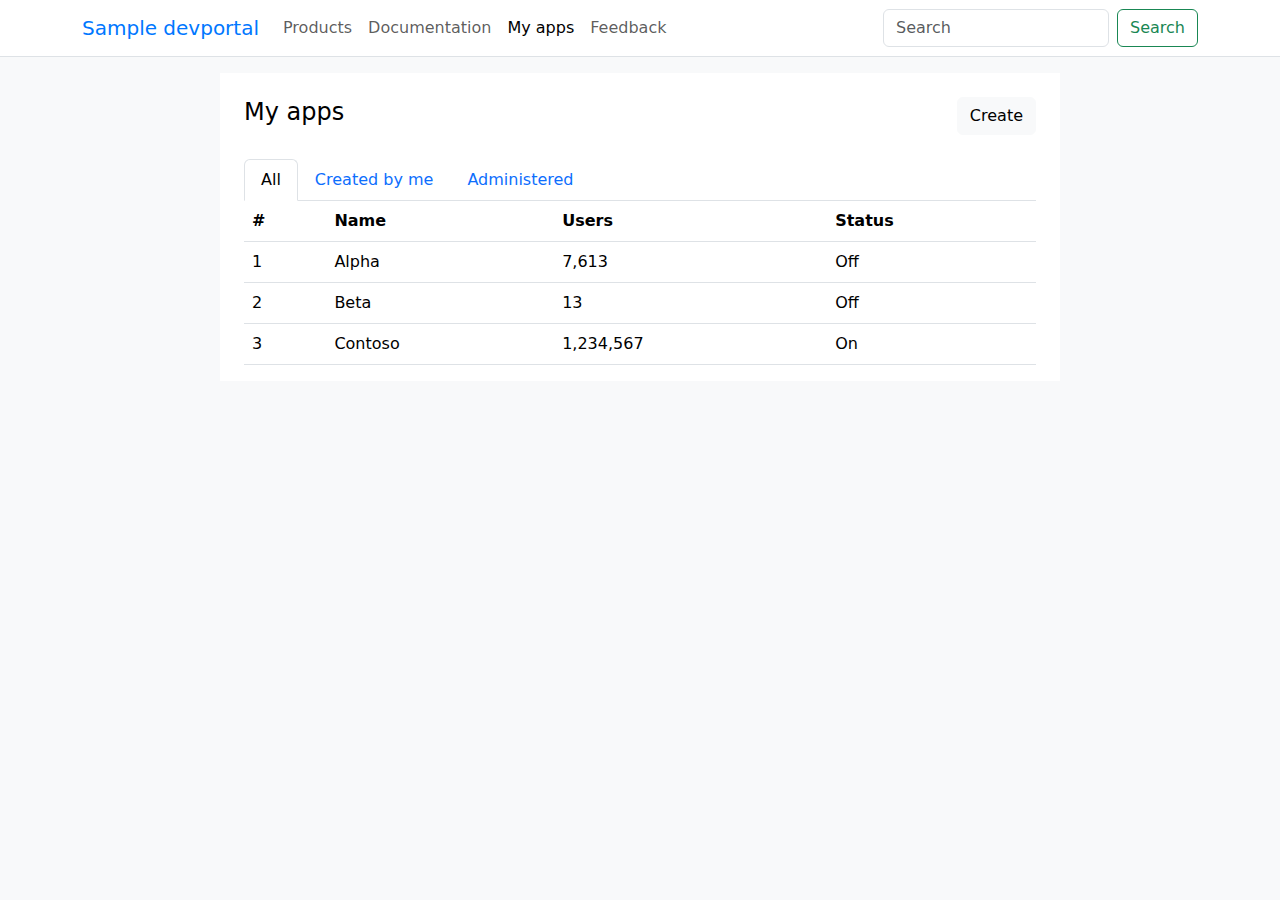
<file: apps.html>
<!DOCTYPE html>
<html>
  <head>
    <meta charset="utf-8">
    <meta name="viewport" content="width=device-width, initial-scale=1">
    <title>My apps | Sample devportal</title>
    <link href="https://cdn.jsdelivr.net/npm/bootstrap@5.3.3/dist/css/bootstrap.min.css" rel="stylesheet" integrity="sha384-QWTKZyjpPEjISv5WaRU9OFeRpok6YctnYmDr5pNlyT2bRjXh0JMhjY6hW+ALEwIH" crossorigin="anonymous">
    <link href="style.css" rel="stylesheet">
  </head>
  <body class="bg-light">
    <nav class="navbar navbar-expand-lg sticky-top bg-body border-bottom">
      <div class="container-xl">
        <a class="navbar-brand" href="index.html">Sample devportal</a>
        <button class="navbar-toggler" type="button" data-bs-toggle="collapse" data-bs-target="#navbarSupportedContent" aria-controls="navbarSupportedContent" aria-expanded="false" aria-label="Toggle navigation">
          <span class="navbar-toggler-icon"></span>
        </button>
        <div class="collapse navbar-collapse" id="navbarSupportedContent">
          <ul class="navbar-nav me-auto mb-2 mb-lg-0">
            <li class="nav-item">
              <a class="nav-link" href="index.html">Products</a>
            </li>
            <li class="nav-item">
              <a class="nav-link" href="docs.html">Documentation</a>
            </li>
            <li class="nav-item">
              <a class="nav-link active" aria-current="page" href="apps.html">My apps</a>
            </li>
            <li class="nav-item">
              <a class="nav-link" href="feedback.html">Feedback</a>
            </li>
          </ul>
          <form class="d-flex" role="search">
            <input class="form-control me-2" type="search" placeholder="Search" aria-label="Search">
            <button class="btn btn-outline-success" type="submit">Search</button>
          </form>
        </div>
      </div>
    </nav>

    <main id="singleContent" class="container-fluid">
      <div class="row mt-3">
        <div class="col pt-3 px-4 bg-body">
          <div class="pt-2 mb-4 hstack gap-3">
            <h4 class="text-body-emphasis">My apps</h4>
            <button type="button" class="btn btn-light ms-auto">Create</button>
          </div>

          <ul class="nav nav-tabs">
            <li class="nav-item">
              <a class="nav-link active" aria-current="page" href="#">All</a>
            </li>
            <li class="nav-item">
              <a class="nav-link" href="#">Created by me</a>
            </li>
            <li class="nav-item">
              <a class="nav-link" href="#">Administered</a>
            </li>
          </ul>

          <table class="table table-hover">
             <thead>
                <tr>
                   <th scope="col">#</th>
                   <th scope="col">Name</th>
                   <th scope="col">Users</th>
                   <th scope="col">Status</th>
                </tr>
             </thead>
             <tbody>
                <tr>
                   <td>1</td>
                   <td>Alpha</td>
                   <td>7,613</td>
                   <td>Off</td>
                </tr>
                <tr>
                   <td>2</td>
                   <td>Beta</td>
                   <td>13</td>
                   <td>Off</td>
                </tr>
                <tr>
                   <td>3</td>
                   <td>Contoso</td>
                   <td>1,234,567</td>
                   <td>On</td>
                </tr>
             </tbody>
          </table>
        </div>
      </div>
    </main>

    <script src="https://cdn.jsdelivr.net/npm/bootstrap@5.3.3/dist/js/bootstrap.bundle.min.js" integrity="sha384-YvpcrYf0tY3lHB60NNkmXc5s9fDVZLESaAA55NDzOxhy9GkcIdslK1eN7N6jIeHz" crossorigin="anonymous"></script>
  </body>
</html>
</file>
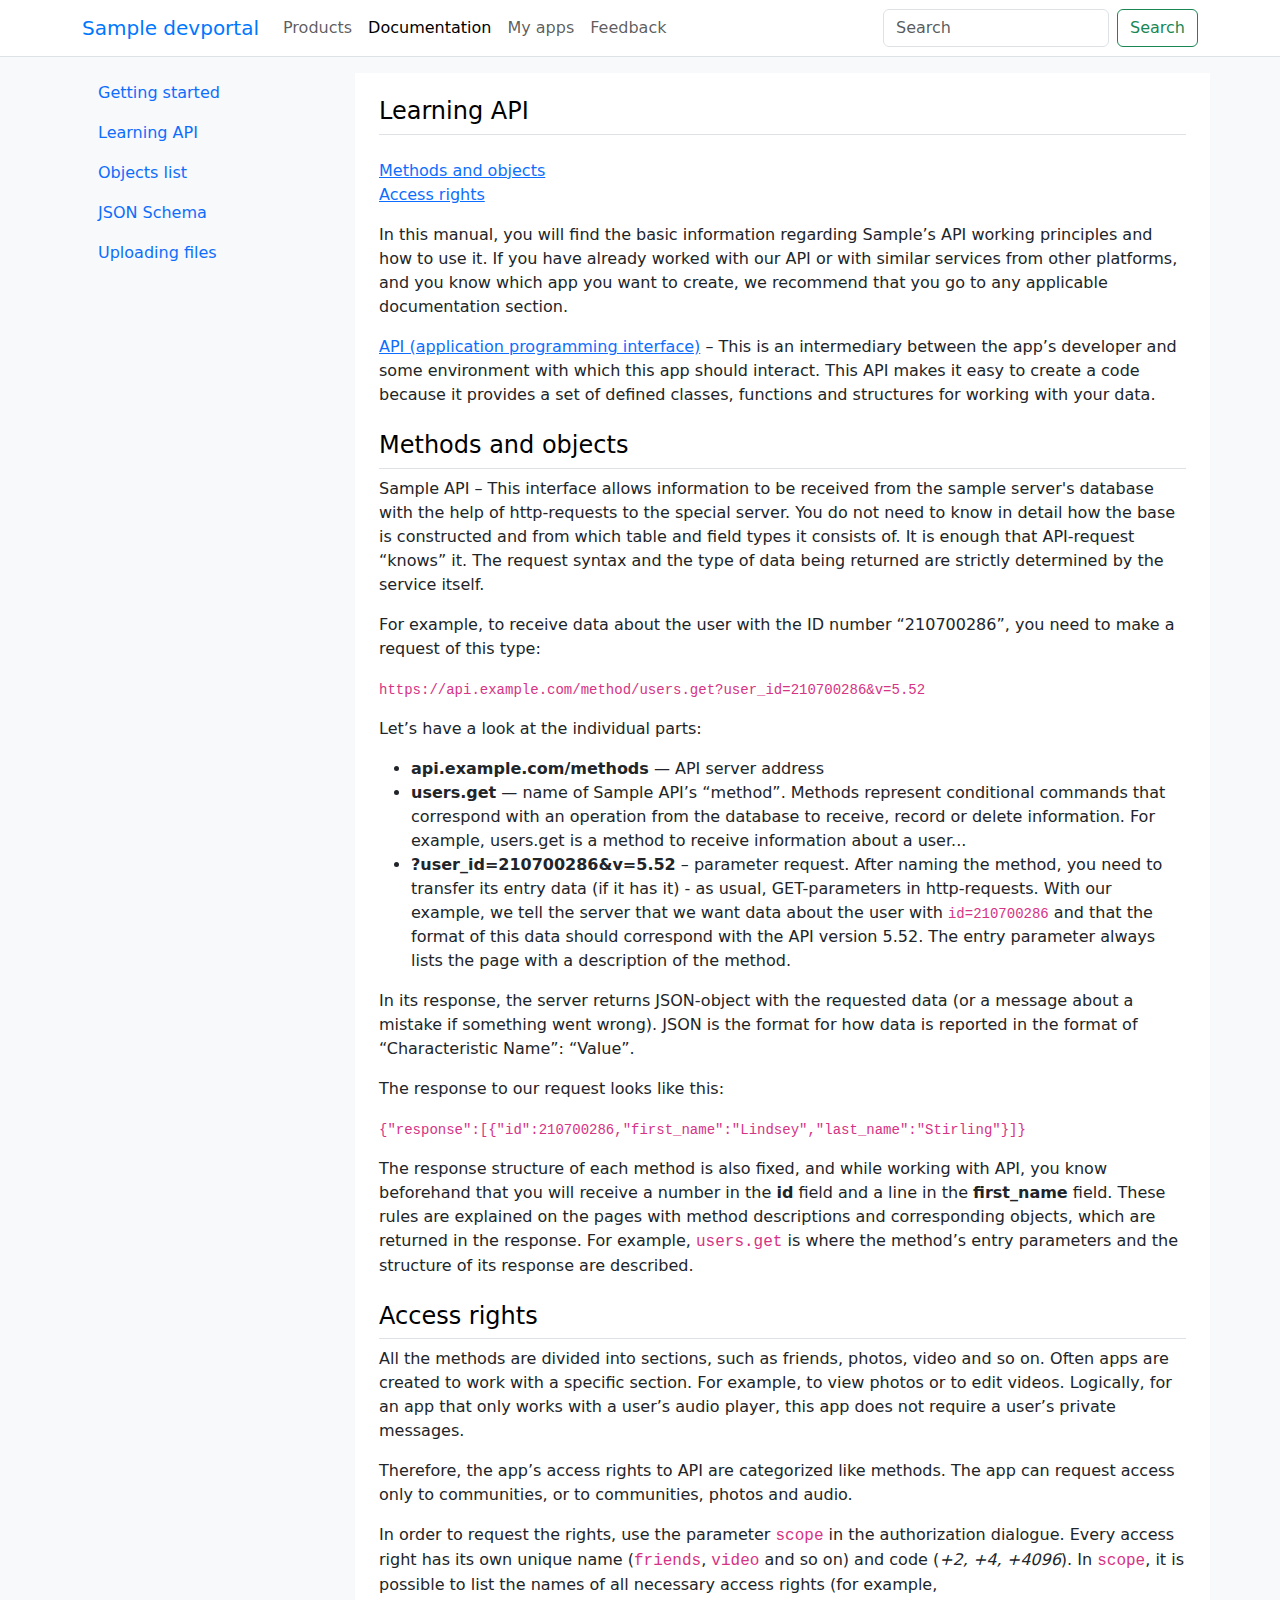
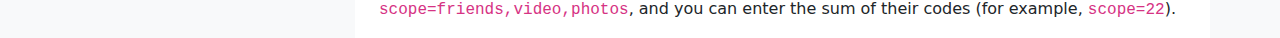
<file: docs.html>
<!DOCTYPE html>
<html>
  <head>
    <meta charset="utf-8">
    <meta name="viewport" content="width=device-width, initial-scale=1">
    <title>Learning API | Sample devportal</title>
    <link href="https://cdn.jsdelivr.net/npm/bootstrap@5.3.3/dist/css/bootstrap.min.css" rel="stylesheet" integrity="sha384-QWTKZyjpPEjISv5WaRU9OFeRpok6YctnYmDr5pNlyT2bRjXh0JMhjY6hW+ALEwIH" crossorigin="anonymous">
    <link href="style.css" rel="stylesheet">
  </head>
  <body class="bg-light">
    <nav class="navbar navbar-expand-lg sticky-top bg-body border-bottom">
      <div class="container-xl">
        <a class="navbar-brand" href="index.html">Sample devportal</a>
        <button class="navbar-toggler" type="button" data-bs-toggle="collapse" data-bs-target="#navbarSupportedContent" aria-controls="navbarSupportedContent" aria-expanded="false" aria-label="Toggle navigation">
          <span class="navbar-toggler-icon"></span>
        </button>
        <div class="collapse navbar-collapse" id="navbarSupportedContent">
          <ul class="navbar-nav me-auto mb-2 mb-lg-0">
            <li class="nav-item">
              <a class="nav-link" href="index.html">Products</a>
            </li>
            <li class="nav-item">
              <a class="nav-link active" aria-current="page" href="docs.html">Documentation</a>
            </li>
            <li class="nav-item">
              <a class="nav-link" href="apps.html">My apps</a>
            </li>
            <li class="nav-item">
              <a class="nav-link" href="feedback.html">Feedback</a>
            </li>
          </ul>
          <form class="d-flex" role="search">
            <input class="form-control me-2" type="search" placeholder="Search" aria-label="Search">
            <button class="btn btn-outline-success" type="submit">Search</button>
          </form>
        </div>
      </div>
    </nav>

    <main class="container-xl">
      <div class="row mt-3">
        <section class="col-md-3">
          <ul class="nav flex-column">
            <li class="nav-item">
              <a class="nav-link" href="#">Getting started</a>
            </li>
            <li class="nav-item">
              <a class="nav-link active" aria-current="page" href="#">Learning API</a>
            </li>
            <li class="nav-item">
              <a class="nav-link" href="#">Objects list</a>
            </li>
            <li class="nav-item">
              <a class="nav-link" href="#">JSON Schema</a>
            </li>
            <li class="nav-item">
              <a class="nav-link" href="#">Uploading files</a>
            </li>
          </ul>
        </section>
        <article class="col-md-9 pt-3 px-4 bg-body">
          <h4 class="pt-2 pb-2 mb-4 text-body-emphasis border-bottom">Learning API</h4>
          <p>
            <a href="#methods">Methods and objects</a><br/>
            <a href="#access">Access rights</a><br/>
          </p>

          <p>In this manual, you will find the basic information regarding Sample’s API working principles and how to use it. If you have already worked with our API or with similar services from other platforms, and you know which app you want to create, we recommend that you go to any applicable documentation section.</p>
          <p><a href="https://en.wikipedia.org/wiki/API">API (application programming interface)</a> – This is an intermediary between the app’s developer and some environment with which this app should interact. This API makes it easy to create a code because it provides a set of defined classes, functions and structures for working with your data. </p>

          <h4 id="methods" class="text-body-emphasis border-bottom pt-2 pb-2">Methods and objects</h4>
          <p>Sample API – This interface allows information to be received from the sample server's database with the help of http-requests to the special server. You do not need to know in detail how the base is constructed and from which table and field types it consists of. It is enough that API-request “knows” it. The request syntax and the type of data being returned are strictly determined by the service itself.</p>
          <p>For example, to receive data about the user with the ID number “210700286”, you need to make a request of this type:</p>
          <blockquote><code>https://api.example.com/method/users.get?user_id=210700286&v=5.52</code></blockquote>
          <p>Let’s have a look at the individual parts:</p>
          <ul>
             <li><b>api.example.com/methods</b> — API server address</li>
             <li><b>users.get</b> — name of Sample API’s “method”. Methods represent conditional commands that correspond with an operation from the database to receive, record or delete information. For example, users.get is a method to receive information about a user...</li>
             <li><b>?user_id=210700286&v=5.52</b> – parameter request. After naming the method, you need to transfer its entry data (if it has it) - as usual, GET-parameters in http-requests. With our example, we tell the server that we want data about the user with <code>id=210700286</code> and that the format of this data should correspond with the API version 5.52. The entry parameter always lists the page with a description of the method.</li>
          </ul>
          <p>In its response, the server returns JSON-object with the requested data (or a message about a mistake if something went wrong). JSON is the format for how data is reported in the format of “Characteristic Name”: “Value”.</p>
          <p>The response to our request looks like this:</p>
          <blockquote><code>{"response":[{"id":210700286,"first_name":"Lindsey","last_name":"Stirling"}]}</code></blockquote>
          <p>The response structure of each method is also fixed, and while working with API, you know beforehand that you will receive a number in the <b>id</b> field and a line in the <b>first_name</b> field. These rules are explained on the pages with method descriptions and corresponding objects, which are returned in the response. For example, <code>users.get</code> is where the method’s entry parameters and the structure of its response are described.</p>

          <h4 id="access" class="text-body-emphasis border-bottom pt-2 pb-2">Access rights</h4>
          <p>All the methods are divided into sections, such as friends, photos, video and so on. Often apps are created to work with a specific section. For example, to view photos or to edit videos. Logically, for an app that only works with a user’s audio player, this app does not require a user’s private messages.</p>
          <p>Therefore, the app’s access rights to API are categorized like methods. The app can request access only to communities, or to communities, photos and audio.</p>
          <p>In order to request the rights, use the parameter <code>scope</code> in the authorization dialogue. Every access right has its own unique name (<code>friends</code>, <code>video</code> and so on) and code (<i>+2, +4, +4096</i>). In <code>scope</code>, it is possible to list the names of all necessary access rights (for example, <code>scope=friends,video,photos</code>, and you can enter the sum of their codes (for example, <code>scope=22</code>).</p>
        </article>
      </div>
    </main>
    <script src="https://cdn.jsdelivr.net/npm/bootstrap@5.3.3/dist/js/bootstrap.bundle.min.js" integrity="sha384-YvpcrYf0tY3lHB60NNkmXc5s9fDVZLESaAA55NDzOxhy9GkcIdslK1eN7N6jIeHz" crossorigin="anonymous"></script>
  </body>
</html>
</file>
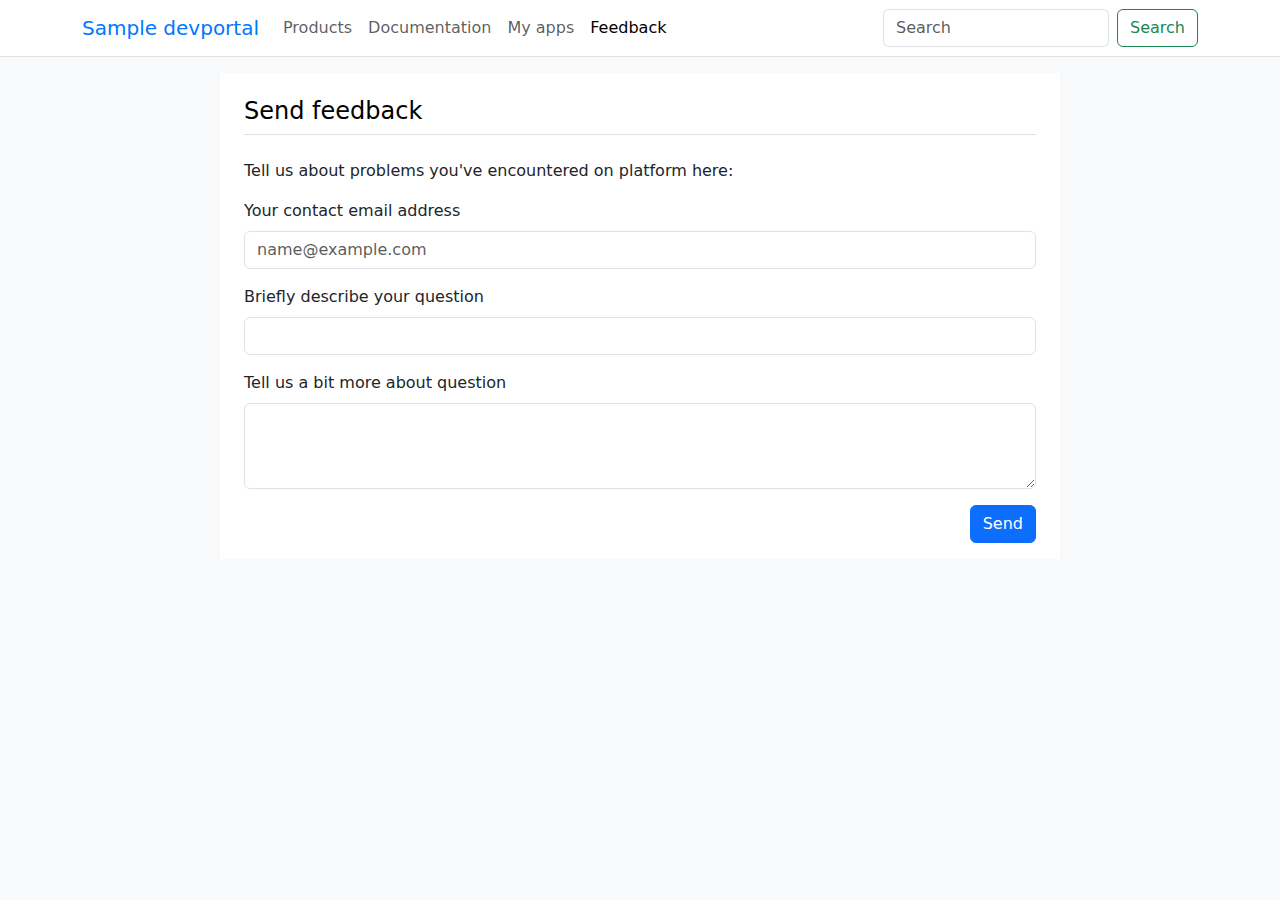
<file: feedback.html>
<!DOCTYPE html>
<html>
  <head>
    <meta charset="utf-8">
    <meta name="viewport" content="width=device-width, initial-scale=1">
    <title>Feedback | Sample devportal</title>
    <link href="https://cdn.jsdelivr.net/npm/bootstrap@5.3.3/dist/css/bootstrap.min.css" rel="stylesheet" integrity="sha384-QWTKZyjpPEjISv5WaRU9OFeRpok6YctnYmDr5pNlyT2bRjXh0JMhjY6hW+ALEwIH" crossorigin="anonymous">
    <link href="style.css" rel="stylesheet">
  </head>
  <body class="bg-light">
    <nav class="navbar navbar-expand-lg sticky-top bg-body border-bottom">
      <div class="container-xl">
        <a class="navbar-brand" href="index.html">Sample devportal</a>
        <button class="navbar-toggler" type="button" data-bs-toggle="collapse" data-bs-target="#navbarSupportedContent" aria-controls="navbarSupportedContent" aria-expanded="false" aria-label="Toggle navigation">
          <span class="navbar-toggler-icon"></span>
        </button>
        <div class="collapse navbar-collapse" id="navbarSupportedContent">
          <ul class="navbar-nav me-auto mb-2 mb-lg-0">
            <li class="nav-item">
              <a class="nav-link" href="index.html">Products</a>
            </li>
            <li class="nav-item">
              <a class="nav-link" href="docs.html">Documentation</a>
            </li>
            <li class="nav-item">
              <a class="nav-link" href="apps.html">My apps</a>
            </li>
            <li class="nav-item">
              <a class="nav-link active" aria-current="page" href="feedback.html">Feedback</a>
            </li>
          </ul>
          <form class="d-flex" role="search">
            <input class="form-control me-2" type="search" placeholder="Search" aria-label="Search">
            <button class="btn btn-outline-success" type="submit">Search</button>
          </form>
        </div>
      </div>
    </nav>

    <main id="singleContent" class="container-fluid">
      <div class="row mt-3">
        <div class="col pt-3 px-4 bg-body">
          <h4 class="pt-2 pb-2 mb-4 text-body-emphasis border-bottom">Send feedback</h4>
          <p>Tell us about problems you've encountered on platform here:</p>
          <form>
            <div class="mb-3">
              <label for="email" class="form-label">Your contact email address</label>
              <input type="email" class="form-control" id="email" placeholder="name@example.com" required>
            </div>
            <div class="mb-3">
              <label for="title" class="form-label">Briefly describe your question</label>
              <input type="text" class="form-control" id="title" required>
            </div>
            <div class="mb-3">
              <label for="desc" class="form-label">Tell us a bit more about question</label>
              <textarea class="form-control" id="desc" rows="3" required></textarea>
            </div>
            <div class="mb-3 hstack">
              <button type="submit" class="btn btn-primary ms-auto">Send</button>
            </div>
          </form>
        </div>
      </div>
    </main>
    <script src="https://cdn.jsdelivr.net/npm/bootstrap@5.3.3/dist/js/bootstrap.bundle.min.js" integrity="sha384-YvpcrYf0tY3lHB60NNkmXc5s9fDVZLESaAA55NDzOxhy9GkcIdslK1eN7N6jIeHz" crossorigin="anonymous"></script>
  </body>
</html>
</file>
<file: style.css>
body {
	margin: 0;
}

nav.on-carousel {
	position: absolute;
  	z-index: 1;
  	width: 100%;
}

.navbar-brand {
	color: #0077FF;
}

#carouselExampleCaptions .carousel-image {
	height: 440px;
	background-repeat: no-repeat;
  	background-position: 50%;
  	background-size: cover !important;
}

#carouselExampleCaptions .carousel-image:after {
	content: '';
	background: rgba(0,0,0,0.3);
	position: absolute;
	width: 100%;
	height: inherit;
}

#carouselExampleCaptions .carousel-caption {
	bottom: 9rem;
}

.feature {
	display: flex;  
    flex-direction: column;
    align-items: center;
    text-align: center;
}

.feature:hover {
	background: var(--bs-tertiary-bg);
}

.showcase a {
	text-decoration: none;
	color: var(--bs-primary-text-emphasis);
}

#news .card {
	border: 0px;
}

#news .card-body {
	padding-left: 0;
	padding-right: 0;
}

p > code {
	font-size: var(--bs-body-font-size);
	line-height: var(--bs-body-line-height);
}

main#singleContent {
	max-width: 840px;
}
</file>
